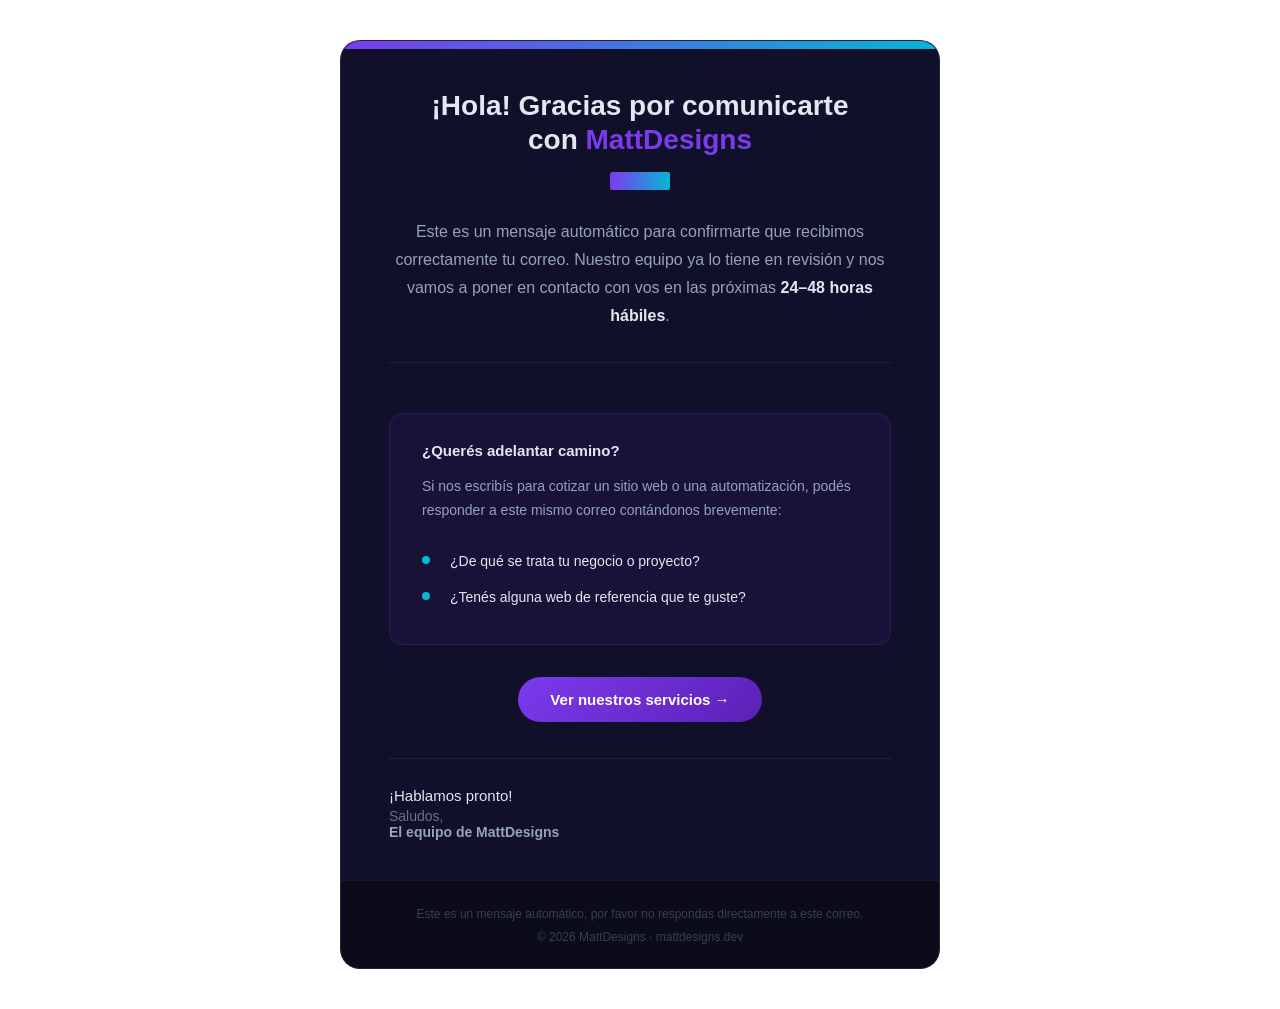
<file: email-bienvenida.html>
<!DOCTYPE html>
<html lang="es">
<head>
  <meta charset="UTF-8" />
  <meta name="viewport" content="width=device-width, initial-scale=1.0" />
  <meta http-equiv="X-UA-Compatible" content="IE=edge" />
  <title>Recibimos tu mensaje — MattDesigns</title>
  <style>
    @media only screen and (max-width: 600px) {
      .email-wrapper { padding: 16px !important; }
      .email-card    { padding: 28px 20px !important; }
      .email-title   { font-size: 22px !important; }
    }
  </style>
</head>
<body style="margin:0;padding:0;background-color:#ffffff;font-family:'Helvetica Neue',Helvetica,Arial,sans-serif;">

  <div style="display:none;max-height:0;overflow:hidden;mso-hide:all;">
    Recibimos tu mensaje ✓ Te respondemos en 24-48h hábiles.
  </div>

  <table width="100%" cellpadding="0" cellspacing="0" border="0" style="background-color:#ffffff;">
    <tr>
      <td align="center" class="email-wrapper" style="padding:40px 16px;">

        <table width="600" cellpadding="0" cellspacing="0" border="0" style="max-width:600px;width:100%;background-color:#10102a;border-radius:20px;border:1px solid rgba(255,255,255,0.08);overflow:hidden;">

          <!-- BARRA SUPERIOR -->
          <tr>
            <td style="background:linear-gradient(135deg,#7c3aed,#06b6d4);padding:4px 0;font-size:0;line-height:0;">&nbsp;</td>
          </tr>

          <!-- CONTENIDO -->
          <tr>
            <td style="padding:40px 48px;" class="email-card">

              <h1 class="email-title" style="font-family:Arial,sans-serif;font-size:28px;font-weight:800;color:#e2e8f0;text-align:center;margin:0 0 16px;line-height:1.2;">
                ¡Hola! Gracias por comunicarte<br />con <span style="color:#7c3aed;">MattDesigns</span>
              </h1>

              <table width="60" cellpadding="0" cellspacing="0" border="0" style="margin:0 auto 28px;">
                <tr>
                  <td style="background:linear-gradient(90deg,#7c3aed,#06b6d4);height:3px;border-radius:2px;">&nbsp;</td>
                </tr>
              </table>

              <p style="font-size:16px;line-height:1.75;color:#94a3b8;text-align:center;margin:0 0 32px;">
                Este es un mensaje automático para confirmarte que recibimos correctamente tu correo. Nuestro equipo ya lo tiene en revisión y nos vamos a poner en contacto con vos en las próximas <strong style="color:#e2e8f0;">24–48 horas hábiles</strong>.
              </p>

              <table width="100%" cellpadding="0" cellspacing="0" border="0" style="margin-bottom:32px;">
                <tr><td style="border-top:1px solid rgba(255,255,255,0.07);">&nbsp;</td></tr>
              </table>

              <table width="100%" cellpadding="0" cellspacing="0" border="0" style="background-color:rgba(124,58,237,0.08);border:1px solid rgba(124,58,237,0.2);border-radius:14px;margin-bottom:32px;">
                <tr>
                  <td style="padding:28px 32px;">
                    <p style="font-size:15px;font-weight:700;color:#e2e8f0;margin:0 0 16px;">
                      ¿Querés adelantar camino?
                    </p>
                    <p style="font-size:14px;line-height:1.7;color:#94a3b8;margin:0 0 20px;">
                      Si nos escribís para cotizar un sitio web o una automatización, podés responder a este mismo correo contándonos brevemente:
                    </p>
                    <table cellpadding="0" cellspacing="0" border="0" width="100%">
                      <tr>
                        <td style="padding:7px 0;">
                          <table cellpadding="0" cellspacing="0" border="0">
                            <tr>
                              <td style="width:28px;vertical-align:top;">
                                <span style="display:inline-block;width:8px;height:8px;background-color:#06b6d4;border-radius:50%;margin-top:5px;"></span>
                              </td>
                              <td style="font-size:14px;color:#e2e8f0;line-height:1.6;">¿De qué se trata tu negocio o proyecto?</td>
                            </tr>
                          </table>
                        </td>
                      </tr>
                      <tr>
                        <td style="padding:7px 0;">
                          <table cellpadding="0" cellspacing="0" border="0">
                            <tr>
                              <td style="width:28px;vertical-align:top;">
                                <span style="display:inline-block;width:8px;height:8px;background-color:#06b6d4;border-radius:50%;margin-top:5px;"></span>
                              </td>
                              <td style="font-size:14px;color:#e2e8f0;line-height:1.6;">¿Tenés alguna web de referencia que te guste?</td>
                            </tr>
                          </table>
                        </td>
                      </tr>
                    </table>
                  </td>
                </tr>
              </table>

              <table cellpadding="0" cellspacing="0" border="0" style="margin:0 auto 36px;">
                <tr>
                  <td align="center" style="background:linear-gradient(135deg,#7c3aed,#5b21b6);border-radius:100px;">
                    <a href="https://mattdesigns.dev" style="display:inline-block;font-family:'Helvetica Neue',Helvetica,Arial,sans-serif;font-size:15px;font-weight:700;color:#ffffff;text-decoration:none;padding:14px 32px;">
                      Ver nuestros servicios →
                    </a>
                  </td>
                </tr>
              </table>

              <table width="100%" cellpadding="0" cellspacing="0" border="0">
                <tr>
                  <td style="border-top:1px solid rgba(255,255,255,0.07);padding-top:28px;">
                    <p style="font-size:15px;color:#e2e8f0;margin:0 0 4px;">¡Hablamos pronto!</p>
                    <p style="font-size:14px;color:#64748b;margin:0;">
                      Saludos,<br />
                      <strong style="color:#94a3b8;">El equipo de MattDesigns</strong>
                    </p>
                  </td>
                </tr>
              </table>

            </td>
          </tr>

          <!-- FOOTER -->
          <tr>
            <td style="background-color:#0b0b1a;padding:24px 48px;border-top:1px solid rgba(255,255,255,0.06);">
              <table width="100%" cellpadding="0" cellspacing="0" border="0">
                <tr>
                  <td align="center">
                    <p style="font-size:12px;color:#334155;margin:0 0 6px;line-height:1.6;">
                      Este es un mensaje automático, por favor no respondas directamente a este correo.
                    </p>
                    <p style="font-size:12px;color:#334155;margin:0;">
                      © 2026 MattDesigns ·
                      <a href="https://mattdesigns.dev" style="color:#334155;text-decoration:none;">mattdesigns.dev</a>
                    </p>
                  </td>
                </tr>
              </table>
            </td>
          </tr>

        </table>

      </td>
    </tr>
  </table>

</body>
</html>
</file>
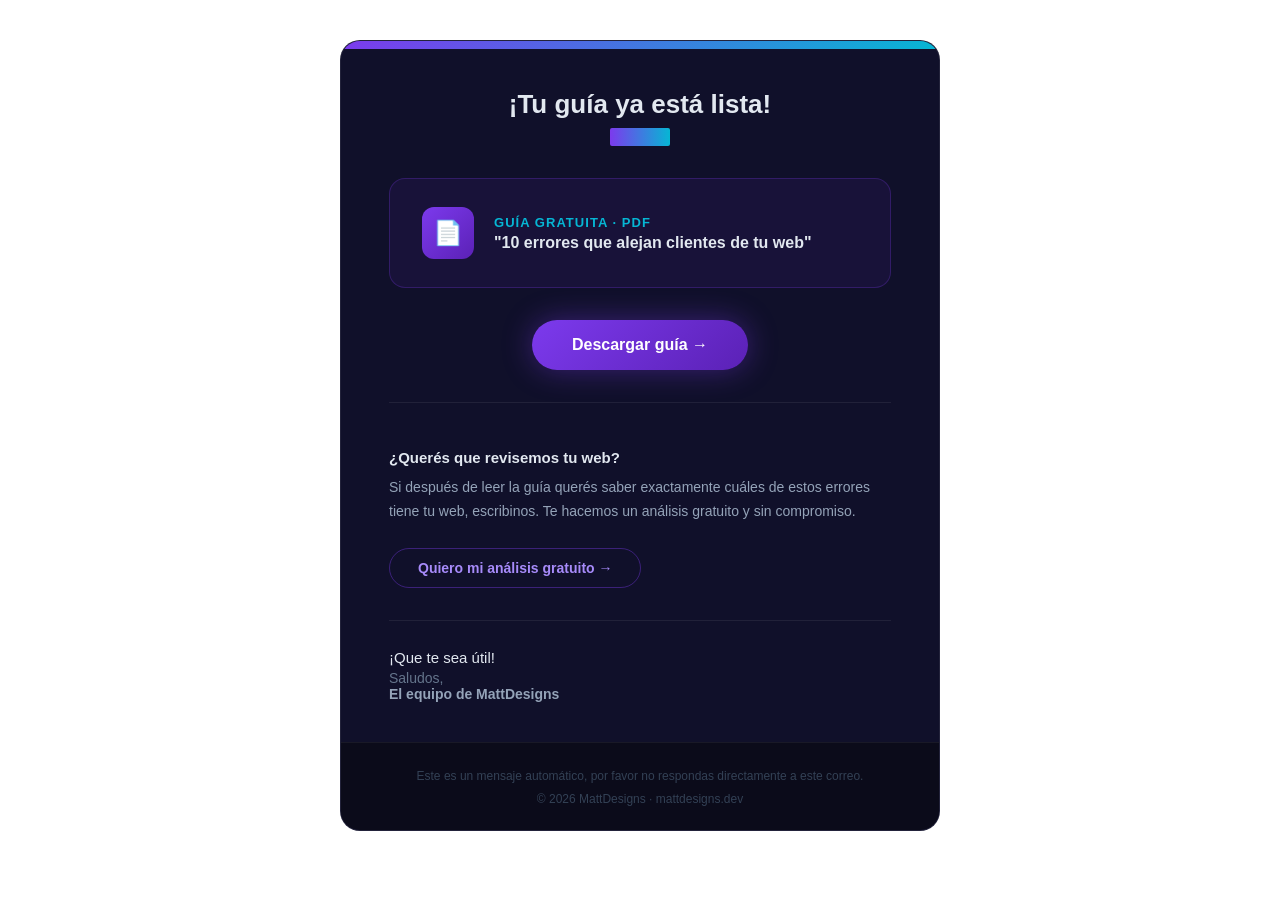
<file: email-guia.html>
<!DOCTYPE html>
<html lang="es">
<head>
  <meta charset="UTF-8" />
  <meta name="viewport" content="width=device-width, initial-scale=1.0" />
  <meta http-equiv="X-UA-Compatible" content="IE=edge" />
  <title>Tu guía gratuita — MattDesigns</title>
  <style>
    @media only screen and (max-width: 600px) {
      .email-wrapper { padding: 16px !important; }
      .email-card    { padding: 28px 20px !important; }
      .email-title   { font-size: 22px !important; }
    }
  </style>
</head>
<body style="margin:0;padding:0;background-color:#ffffff;font-family:Arial,sans-serif;">

  <div style="display:none;max-height:0;overflow:hidden;mso-hide:all;">
    Tu guía ya está lista para descargar 📥
  </div>

  <table width="100%" cellpadding="0" cellspacing="0" border="0" style="background-color:#ffffff;">
    <tr>
      <td align="center" class="email-wrapper" style="padding:40px 16px;">

        <table width="600" cellpadding="0" cellspacing="0" border="0" style="max-width:600px;width:100%;background-color:#10102a;border-radius:20px;border:1px solid rgba(255,255,255,0.08);overflow:hidden;">

          <!-- BARRA SUPERIOR -->
          <tr>
            <td style="background:linear-gradient(135deg,#7c3aed,#06b6d4);padding:4px 0;font-size:0;line-height:0;">&nbsp;</td>
          </tr>

          <!-- CONTENIDO -->
          <tr>
            <td style="padding:40px 48px;" class="email-card">

              <!-- TÍTULO -->
              <h1 class="email-title" style="font-family:Arial,sans-serif;font-size:26px;font-weight:800;color:#e2e8f0;text-align:center;margin:0 0 8px;line-height:1.2;">
                ¡Tu guía ya está lista!
              </h1>

              <!-- DIVIDER -->
              <table width="60" cellpadding="0" cellspacing="0" border="0" style="margin:0 auto 32px;">
                <tr>
                  <td style="background:linear-gradient(90deg,#7c3aed,#06b6d4);height:3px;border-radius:2px;">&nbsp;</td>
                </tr>
              </table>

              <!-- CAJA PDF -->
              <table width="100%" cellpadding="0" cellspacing="0" border="0" style="background-color:rgba(124,58,237,0.08);border:1px solid rgba(124,58,237,0.25);border-radius:16px;margin-bottom:32px;">
                <tr>
                  <td style="padding:28px 32px;">
                    <table width="100%" cellpadding="0" cellspacing="0" border="0">
                      <tr>
                        <td style="width:56px;vertical-align:middle;padding-right:16px;">
                          <div style="width:52px;height:52px;background:linear-gradient(135deg,#7c3aed,#5b21b6);border-radius:12px;display:flex;align-items:center;justify-content:center;font-size:24px;text-align:center;line-height:52px;">
                            📄
                          </div>
                        </td>
                        <td style="vertical-align:middle;">
                          <p style="font-size:13px;font-weight:700;letter-spacing:0.08em;text-transform:uppercase;color:#06b6d4;margin:0 0 4px;">Guía gratuita · PDF</p>
                          <p style="font-size:16px;font-weight:800;color:#e2e8f0;margin:0;">"10 errores que alejan clientes de tu web"</p>
                        </td>
                      </tr>
                    </table>
                  </td>
                </tr>
              </table>

              <!-- BOTÓN DESCARGA -->
              <table cellpadding="0" cellspacing="0" border="0" style="margin:0 auto 32px;">
                <tr>
                  <td align="center" style="background:linear-gradient(135deg,#7c3aed,#5b21b6);border-radius:100px;box-shadow:0 0 30px rgba(124,58,237,0.4);">
                    <a href="https://mattdesigns.dev/assets/guia-10-errores.pdf" style="display:inline-block;font-family:Arial,sans-serif;font-size:16px;font-weight:700;color:#ffffff;text-decoration:none;padding:16px 40px;">
                      Descargar guía →
                    </a>
                  </td>
                </tr>
              </table>

              <!-- SEPARADOR -->
              <table width="100%" cellpadding="0" cellspacing="0" border="0" style="margin-bottom:28px;">
                <tr><td style="border-top:1px solid rgba(255,255,255,0.07);">&nbsp;</td></tr>
              </table>

              <!-- TEXTO EXTRA -->
              <p style="font-size:15px;font-weight:700;color:#e2e8f0;margin:0 0 10px;">
                ¿Querés que revisemos tu web?
              </p>
              <p style="font-size:14px;line-height:1.7;color:#94a3b8;margin:0 0 24px;">
                Si después de leer la guía querés saber exactamente cuáles de estos errores tiene tu web, escribinos. Te hacemos un análisis gratuito y sin compromiso.
              </p>

              <!-- CTA SECUNDARIO -->
              <table cellpadding="0" cellspacing="0" border="0" style="margin-bottom:32px;">
                <tr>
                  <td style="border:1.5px solid rgba(124,58,237,0.4);border-radius:100px;">
                    <a href="https://mattdesigns.dev#contacto" style="display:inline-block;font-family:Arial,sans-serif;font-size:14px;font-weight:700;color:#a78bfa;text-decoration:none;padding:11px 28px;">
                      Quiero mi análisis gratuito →
                    </a>
                  </td>
                </tr>
              </table>

              <!-- SIGN OFF -->
              <table width="100%" cellpadding="0" cellspacing="0" border="0">
                <tr>
                  <td style="border-top:1px solid rgba(255,255,255,0.07);padding-top:28px;">
                    <p style="font-size:15px;color:#e2e8f0;margin:0 0 4px;">¡Que te sea útil!</p>
                    <p style="font-size:14px;color:#64748b;margin:0;">
                      Saludos,<br />
                      <strong style="color:#94a3b8;">El equipo de MattDesigns</strong>
                    </p>
                  </td>
                </tr>
              </table>

            </td>
          </tr>

          <!-- FOOTER -->
          <tr>
            <td style="background-color:#0b0b1a;padding:24px 48px;border-top:1px solid rgba(255,255,255,0.06);">
              <table width="100%" cellpadding="0" cellspacing="0" border="0">
                <tr>
                  <td align="center">
                    <p style="font-size:12px;color:#334155;margin:0 0 6px;line-height:1.6;">
                      Este es un mensaje automático, por favor no respondas directamente a este correo.
                    </p>
                    <p style="font-size:12px;color:#334155;margin:0;">
                      © 2026 MattDesigns ·
                      <a href="https://mattdesigns.dev" style="color:#334155;text-decoration:none;">mattdesigns.dev</a>
                    </p>
                  </td>
                </tr>
              </table>
            </td>
          </tr>

        </table>

      </td>
    </tr>
  </table>

</body>
</html>
</file>
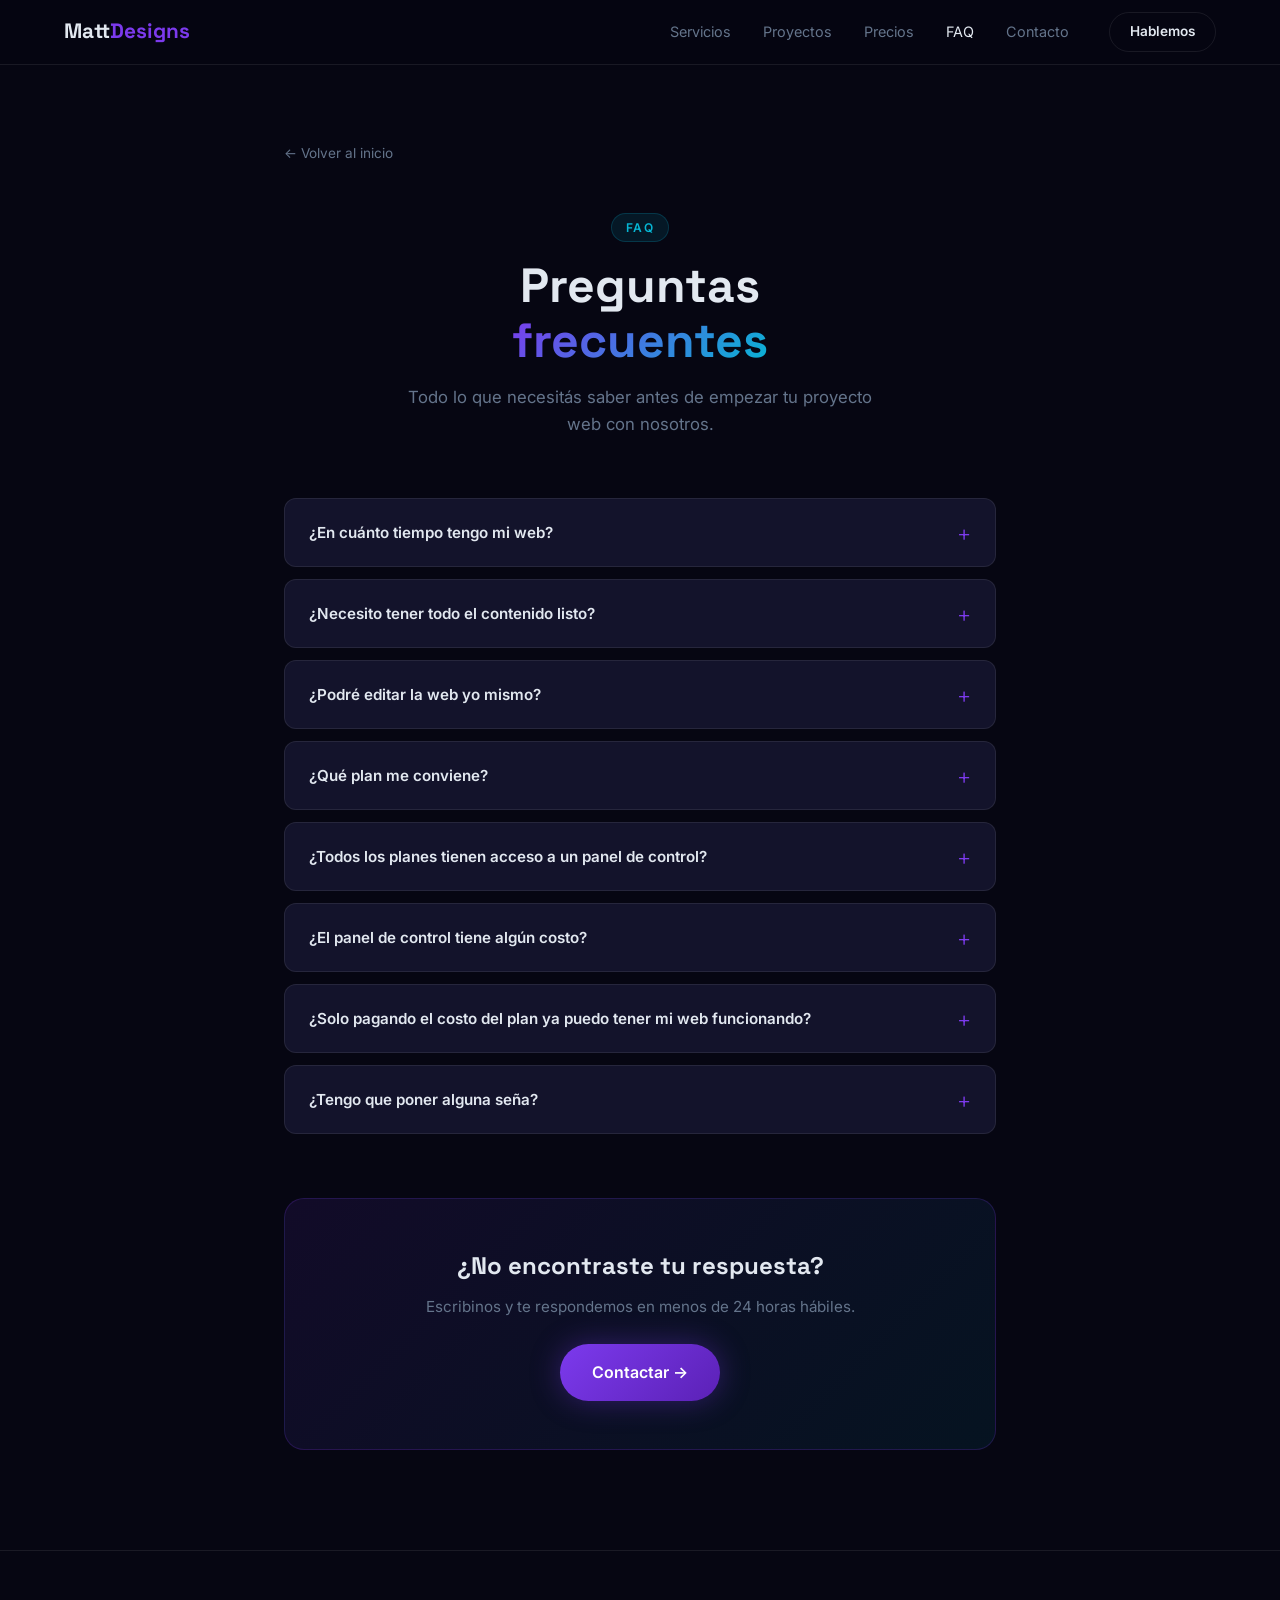
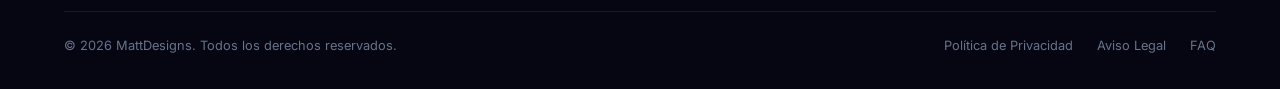
<file: faq.html>
<!DOCTYPE html>
<html lang="es">
<head>
  <!-- Google tag (gtag.js) -->
  <script async src="https://www.googletagmanager.com/gtag/js?id=AW-18221575053"></script>
  <script>
    window.dataLayer = window.dataLayer || [];
    function gtag(){dataLayer.push(arguments);}
    gtag('js', new Date());

    gtag('config', 'AW-18221575053');
  </script>
  <meta charset="UTF-8" />
  <meta name="viewport" content="width=device-width, initial-scale=1.0" />
  <title>Preguntas Frecuentes — MattDesigns</title>
  <meta name="description" content="Respondemos todas tus dudas sobre nuestros servicios de diseño web, precios, plazos y panel de control." />
  <meta name="robots" content="index, follow" />
  <link rel="canonical" href="https://mattdesigns.dev/faq.html" />
  <script src="https://identity.netlify.com/v1/netlify-identity-widget.js"></script>
  <link rel="stylesheet" href="styles.css" />
  <link rel="preconnect" href="https://fonts.googleapis.com" />
  <link href="https://fonts.googleapis.com/css2?family=Inter:wght@300;400;500;600;700;800;900&family=Space+Grotesk:wght@400;500;700&display=swap" rel="stylesheet" />
  <style>
    .faq-page {
      max-width: 760px;
      margin: 0 auto;
      padding: 140px 24px 100px;
    }
    .faq-page__header {
      text-align: center;
      margin-bottom: 60px;
    }
    .faq-page__header h1 {
      font-family: var(--font2);
      font-size: clamp(2rem, 5vw, 3rem);
      font-weight: 800;
      line-height: 1.15;
      margin-bottom: 16px;
    }
    .faq-page__header p {
      font-size: 1.05rem;
      color: var(--muted);
      max-width: 480px;
      margin: 0 auto 32px;
    }
    .faq-page__back {
      display: inline-flex;
      align-items: center;
      gap: 8px;
      font-size: .85rem;
      color: var(--muted);
      margin-bottom: 48px;
      transition: color var(--trans);
    }
    .faq-page__back:hover { color: var(--text); }
    .faq-page__cta {
      text-align: center;
      margin-top: 64px;
      padding: 48px;
      background: linear-gradient(135deg, rgba(124,58,237,.1), rgba(6,182,212,.08));
      border: 1px solid rgba(124,58,237,.2);
      border-radius: var(--radius-lg);
    }
    .faq-page__cta h2 {
      font-family: var(--font2);
      font-size: 1.5rem;
      font-weight: 700;
      margin-bottom: 10px;
    }
    .faq-page__cta p {
      color: var(--muted);
      margin-bottom: 24px;
      font-size: .95rem;
    }
    #faq-dynamic-list { display: flex; flex-direction: column; gap: 12px; }
  </style>
</head>
<body>

  <nav class="nav scrolled" id="nav">
    <div class="nav__inner">
      <a href="index.html" class="nav__logo">Matt<span>Designs</span></a>
      <ul class="nav__links">
        <li><a href="index.html#servicios">Servicios</a></li>
        <li><a href="index.html#proyectos">Proyectos</a></li>
        <li><a href="index.html#precios">Precios</a></li>
        <li><a href="faq.html" style="color:var(--text)">FAQ</a></li>
        <li><a href="index.html#contacto">Contacto</a></li>
      </ul>
      <a href="index.html#contacto" class="btn btn--sm btn--outline nav__cta">Hablemos</a>
    </div>
  </nav>

  <main class="faq-page">

    <a href="index.html" class="faq-page__back">← Volver al inicio</a>

    <div class="faq-page__header">
      <span class="section-tag">FAQ</span>
      <h1>Preguntas<br /><span class="gradient-text">frecuentes</span></h1>
      <p>Todo lo que necesitás saber antes de empezar tu proyecto web con nosotros.</p>
    </div>

    <div id="faq-dynamic-list">
      <!-- Se carga desde data/content.json -->
      <div class="faq__item">
        <button class="faq__question">Cargando preguntas... <span>+</span></button>
        <div class="faq__answer"><p></p></div>
      </div>
    </div>

    <div class="faq-page__cta">
      <h2>¿No encontraste tu respuesta?</h2>
      <p>Escribinos y te respondemos en menos de 24 horas hábiles.</p>
      <a href="index.html#contacto" class="btn btn--primary btn--lg">Contactar →</a>
    </div>

  </main>

  <footer class="footer">
    <div class="container">
      <div class="footer__bottom">
        <p>© 2026 MattDesigns. Todos los derechos reservados.</p>
        <div class="footer__legal">
          <a href="privacy.html">Política de Privacidad</a>
          <a href="privacy.html">Aviso Legal</a>
          <a href="faq.html">FAQ</a>
        </div>
      </div>
    </div>
  </footer>

  <script>
    /* Acordeón */
    function initAccordion(container) {
      container.querySelectorAll('.faq__question').forEach(btn => {
        btn.addEventListener('click', () => {
          const item   = btn.parentElement;
          const answer = item.querySelector('.faq__answer');
          const isOpen = item.classList.contains('open');
          container.querySelectorAll('.faq__item.open').forEach(o => {
            o.classList.remove('open');
            o.querySelector('.faq__answer').style.maxHeight = null;
          });
          if (!isOpen) {
            item.classList.add('open');
            answer.style.maxHeight = answer.scrollHeight + 'px';
          }
        });
      });
    }

    /* Cargar FAQ desde content.json */
    fetch('/data/content.json')
      .then(r => r.json())
      .then(d => {
        const list = document.getElementById('faq-dynamic-list');
        if (!list || !d.faq?.length) return;
        list.innerHTML = d.faq.map(f => `
          <div class="faq__item">
            <button class="faq__question">${f.pregunta} <span>+</span></button>
            <div class="faq__answer"><p>${f.respuesta.replace(/\n/g, '<br />')}</p></div>
          </div>`).join('');
        initAccordion(list);
      })
      .catch(() => {
        document.getElementById('faq-dynamic-list').innerHTML =
          '<p style="color:var(--muted);text-align:center">No se pudieron cargar las preguntas.</p>';
      });
  </script>

</body>
</html>
</file>
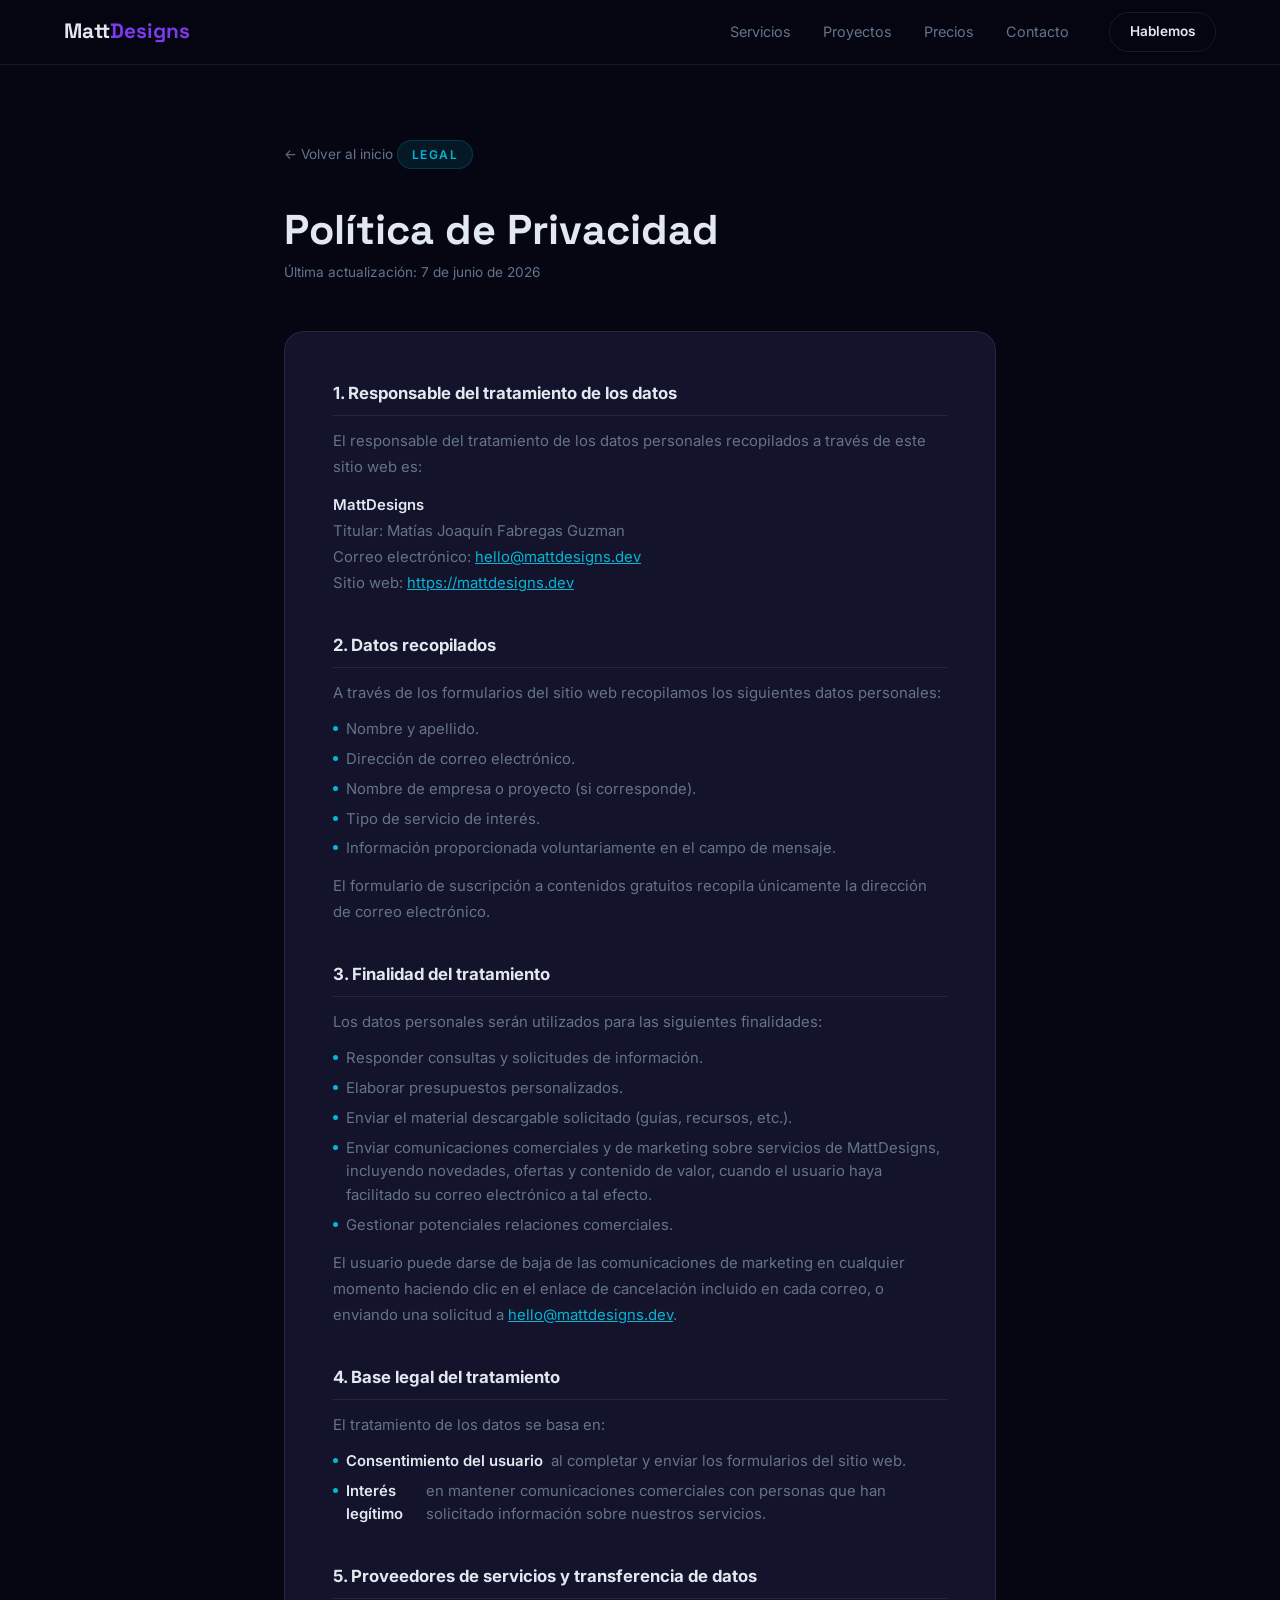
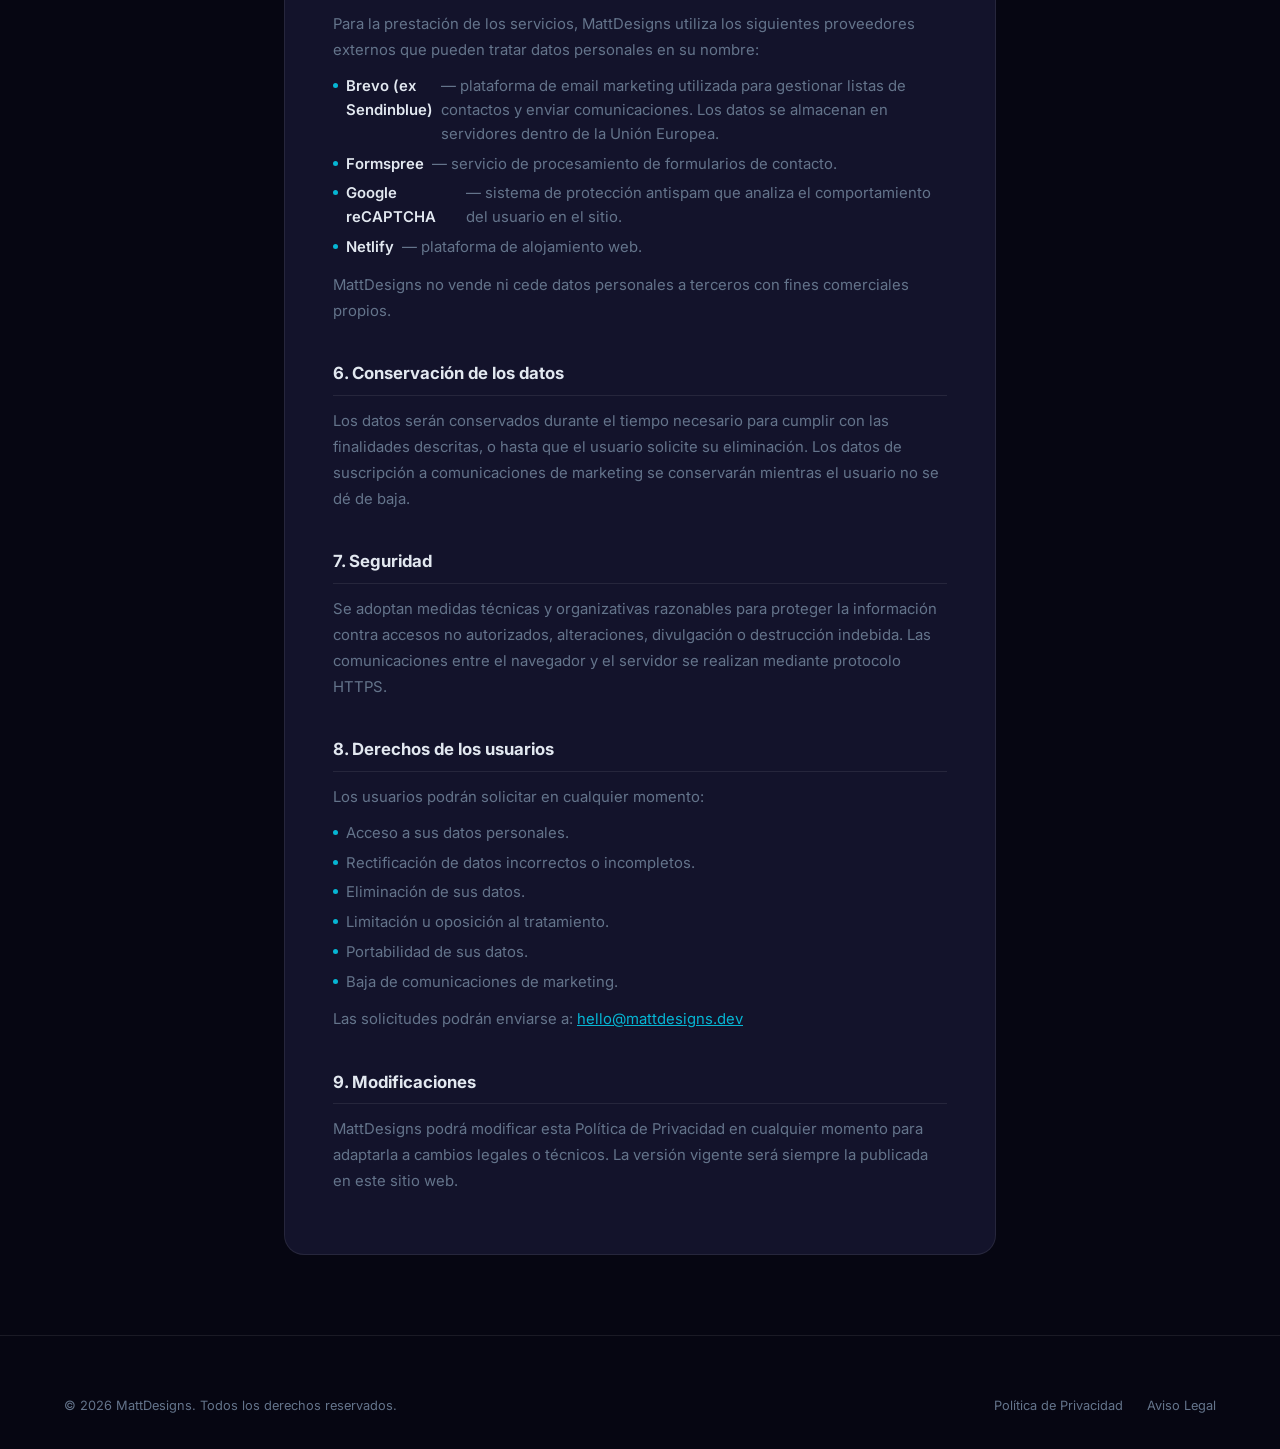
<file: privacy.html>
<!DOCTYPE html>
<html lang="es">
<head>
  <!-- Google tag (gtag.js) -->
  <script async src="https://www.googletagmanager.com/gtag/js?id=AW-18221575053"></script>
  <script>
    window.dataLayer = window.dataLayer || [];
    function gtag(){dataLayer.push(arguments);}
    gtag('js', new Date());

    gtag('config', 'AW-18221575053');
  </script>
  <meta charset="UTF-8" />
  <meta name="viewport" content="width=device-width, initial-scale=1.0" />
  <title>Política de Privacidad — MattDesigns</title>
  <meta name="robots" content="noindex, follow" />
  <link rel="canonical" href="https://mattdesigns.dev/privacy.html" />
  <link rel="stylesheet" href="styles.css" />
  <link rel="preconnect" href="https://fonts.googleapis.com" />
  <link href="https://fonts.googleapis.com/css2?family=Inter:wght@300;400;500;600;700;800;900&family=Space+Grotesk:wght@400;500;700&display=swap" rel="stylesheet" />
  <style>
    .legal-page {
      max-width: 760px;
      margin: 0 auto;
      padding: 140px 24px 80px;
    }
    .legal-page__back {
      display: inline-flex;
      align-items: center;
      gap: 8px;
      font-size: .85rem;
      color: var(--muted);
      margin-bottom: 40px;
      transition: color var(--trans);
    }
    .legal-page__back:hover { color: var(--text); }
    .legal-page__tag {
      display: inline-block;
      font-size: .75rem;
      font-weight: 600;
      letter-spacing: .12em;
      text-transform: uppercase;
      color: var(--accent2);
      background: rgba(6,182,212,.1);
      border: 1px solid rgba(6,182,212,.2);
      border-radius: 100px;
      padding: 4px 14px;
      margin-bottom: 20px;
    }
    .legal-page h1 {
      font-family: var(--font2);
      font-size: clamp(1.8rem, 4vw, 2.6rem);
      font-weight: 800;
      margin-bottom: 8px;
      line-height: 1.15;
    }
    .legal-page__date {
      font-size: .85rem;
      color: var(--muted);
      margin-bottom: 48px;
      display: block;
    }
    .legal-page__body {
      background: var(--surface);
      border: 1px solid var(--border);
      border-radius: var(--radius-lg);
      padding: 48px 48px;
    }
    @media (max-width: 600px) { .legal-page__body { padding: 28px 24px; } }
    .legal-page__body h2 {
      font-size: 1.05rem;
      font-weight: 700;
      color: var(--text);
      margin: 36px 0 12px;
      padding-bottom: 8px;
      border-bottom: 1px solid var(--border);
    }
    .legal-page__body h2:first-child { margin-top: 0; }
    .legal-page__body p {
      font-size: .93rem;
      color: var(--muted);
      line-height: 1.75;
      margin-bottom: 12px;
    }
    .legal-page__body ul {
      list-style: none;
      display: flex;
      flex-direction: column;
      gap: 6px;
      margin-bottom: 12px;
    }
    .legal-page__body ul li {
      font-size: .93rem;
      color: var(--muted);
      display: flex;
      align-items: flex-start;
      gap: 8px;
    }
    .legal-page__body ul li::before {
      content: '';
      width: 5px;
      height: 5px;
      border-radius: 50%;
      background: var(--accent2);
      flex-shrink: 0;
      margin-top: 8px;
    }
    .legal-page__body strong { color: var(--text); font-weight: 600; }
    .legal-page__body a { color: var(--accent2); text-decoration: underline; }
    .legal-page__body a:hover { color: var(--text); }
  </style>
</head>
<body>

  <nav class="nav scrolled" id="nav">
    <div class="nav__inner">
      <a href="index.html" class="nav__logo">Matt<span>Designs</span></a>
      <ul class="nav__links">
        <li><a href="index.html#servicios">Servicios</a></li>
        <li><a href="index.html#proyectos">Proyectos</a></li>
        <li><a href="index.html#precios">Precios</a></li>
        <li><a href="index.html#contacto">Contacto</a></li>
      </ul>
      <a href="index.html#contacto" class="btn btn--sm btn--outline nav__cta">Hablemos</a>
    </div>
  </nav>

  <main class="legal-page">
    <a href="index.html" class="legal-page__back">← Volver al inicio</a>
    <span class="legal-page__tag">Legal</span>
    <h1>Política de Privacidad</h1>
    <span class="legal-page__date">Última actualización: 7 de junio de 2026</span>

    <div class="legal-page__body">

      <h2>1. Responsable del tratamiento de los datos</h2>
      <p>El responsable del tratamiento de los datos personales recopilados a través de este sitio web es:</p>
      <p>
        <strong>MattDesigns</strong><br />
        Titular: Matías Joaquín Fabregas Guzman<br />
        Correo electrónico: <a href="mailto:hello@mattdesigns.dev">hello@mattdesigns.dev</a><br />
        Sitio web: <a href="https://mattdesigns.dev">https://mattdesigns.dev</a>
      </p>

      <h2>2. Datos recopilados</h2>
      <p>A través de los formularios del sitio web recopilamos los siguientes datos personales:</p>
      <ul>
        <li>Nombre y apellido.</li>
        <li>Dirección de correo electrónico.</li>
        <li>Nombre de empresa o proyecto (si corresponde).</li>
        <li>Tipo de servicio de interés.</li>
        <li>Información proporcionada voluntariamente en el campo de mensaje.</li>
      </ul>
      <p>El formulario de suscripción a contenidos gratuitos recopila únicamente la dirección de correo electrónico.</p>

      <h2>3. Finalidad del tratamiento</h2>
      <p>Los datos personales serán utilizados para las siguientes finalidades:</p>
      <ul>
        <li>Responder consultas y solicitudes de información.</li>
        <li>Elaborar presupuestos personalizados.</li>
        <li>Enviar el material descargable solicitado (guías, recursos, etc.).</li>
        <li>Enviar comunicaciones comerciales y de marketing sobre servicios de MattDesigns, incluyendo novedades, ofertas y contenido de valor, cuando el usuario haya facilitado su correo electrónico a tal efecto.</li>
        <li>Gestionar potenciales relaciones comerciales.</li>
      </ul>
      <p>El usuario puede darse de baja de las comunicaciones de marketing en cualquier momento haciendo clic en el enlace de cancelación incluido en cada correo, o enviando una solicitud a <a href="mailto:hello@mattdesigns.dev">hello@mattdesigns.dev</a>.</p>

      <h2>4. Base legal del tratamiento</h2>
      <p>El tratamiento de los datos se basa en:</p>
      <ul>
        <li><strong>Consentimiento del usuario</strong> al completar y enviar los formularios del sitio web.</li>
        <li><strong>Interés legítimo</strong> en mantener comunicaciones comerciales con personas que han solicitado información sobre nuestros servicios.</li>
      </ul>

      <h2>5. Proveedores de servicios y transferencia de datos</h2>
      <p>Para la prestación de los servicios, MattDesigns utiliza los siguientes proveedores externos que pueden tratar datos personales en su nombre:</p>
      <ul>
        <li><strong>Brevo (ex Sendinblue)</strong> — plataforma de email marketing utilizada para gestionar listas de contactos y enviar comunicaciones. Los datos se almacenan en servidores dentro de la Unión Europea.</li>
        <li><strong>Formspree</strong> — servicio de procesamiento de formularios de contacto.</li>
        <li><strong>Google reCAPTCHA</strong> — sistema de protección antispam que analiza el comportamiento del usuario en el sitio.</li>
        <li><strong>Netlify</strong> — plataforma de alojamiento web.</li>
      </ul>
      <p>MattDesigns no vende ni cede datos personales a terceros con fines comerciales propios.</p>

      <h2>6. Conservación de los datos</h2>
      <p>Los datos serán conservados durante el tiempo necesario para cumplir con las finalidades descritas, o hasta que el usuario solicite su eliminación. Los datos de suscripción a comunicaciones de marketing se conservarán mientras el usuario no se dé de baja.</p>

      <h2>7. Seguridad</h2>
      <p>Se adoptan medidas técnicas y organizativas razonables para proteger la información contra accesos no autorizados, alteraciones, divulgación o destrucción indebida. Las comunicaciones entre el navegador y el servidor se realizan mediante protocolo HTTPS.</p>

      <h2>8. Derechos de los usuarios</h2>
      <p>Los usuarios podrán solicitar en cualquier momento:</p>
      <ul>
        <li>Acceso a sus datos personales.</li>
        <li>Rectificación de datos incorrectos o incompletos.</li>
        <li>Eliminación de sus datos.</li>
        <li>Limitación u oposición al tratamiento.</li>
        <li>Portabilidad de sus datos.</li>
        <li>Baja de comunicaciones de marketing.</li>
      </ul>
      <p>Las solicitudes podrán enviarse a: <a href="mailto:hello@mattdesigns.dev">hello@mattdesigns.dev</a></p>

      <h2>9. Modificaciones</h2>
      <p>MattDesigns podrá modificar esta Política de Privacidad en cualquier momento para adaptarla a cambios legales o técnicos. La versión vigente será siempre la publicada en este sitio web.</p>

    </div>
  </main>

  <footer class="footer">
    <div class="container">
      <div class="footer__bottom" style="border-top:none; padding-top:0;">
        <p>© 2026 MattDesigns. Todos los derechos reservados.</p>
        <div class="footer__legal">
          <a href="privacy.html">Política de Privacidad</a>
          <a href="privacy.html">Aviso Legal</a>
        </div>
      </div>
    </div>
  </footer>

</body>
</html>
</file>
<file: styles.css>
/* ============================================================
   RESET & TOKENS
   ============================================================ */
*, *::before, *::after { box-sizing: border-box; margin: 0; padding: 0; }

:root {
  --bg:        #060612;
  --bg2:       #0b0b1a;
  --bg3:       #10102a;
  --surface:   #13132b;
  --border:    rgba(255,255,255,.08);
  --accent:    #7c3aed;
  --accent2:   #06b6d4;
  --accent3:   #f59e0b;
  --text:      #e2e8f0;
  --muted:     #64748b;
  --font:      'Inter', sans-serif;
  --font2:     'Space Grotesk', sans-serif;
  --radius:    12px;
  --radius-lg: 20px;
  --trans:     .35s cubic-bezier(.4,0,.2,1);
}

html { scroll-behavior: smooth; }

body {
  background: var(--bg);
  color: var(--text);
  font-family: var(--font);
  font-size: 16px;
  line-height: 1.6;
  overflow-x: hidden;
}

img { display: block; max-width: 100%; }
a  { text-decoration: none; color: inherit; }
ul { list-style: none; }

.container {
  max-width: 1200px;
  margin: 0 auto;
  padding: 0 24px;
}

/* ============================================================
   TYPOGRAPHY UTILITIES
   ============================================================ */
.gradient-text {
  background: linear-gradient(135deg, var(--accent), var(--accent2));
  -webkit-background-clip: text;
  -webkit-text-fill-color: transparent;
  background-clip: text;
}

.section-tag {
  display: inline-block;
  font-size: .75rem;
  font-weight: 600;
  letter-spacing: .12em;
  text-transform: uppercase;
  color: var(--accent2);
  background: rgba(6,182,212,.1);
  border: 1px solid rgba(6,182,212,.2);
  border-radius: 100px;
  padding: 4px 14px;
  margin-bottom: 16px;
}

.section-header {
  text-align: center;
  margin-bottom: 64px;
}
.section-header h2 {
  font-family: var(--font2);
  font-size: clamp(2rem, 4vw, 3rem);
  font-weight: 700;
  line-height: 1.15;
  margin-bottom: 16px;
}
.section-header p {
  font-size: 1.1rem;
  color: var(--muted);
  max-width: 520px;
  margin: 0 auto;
}

/* ============================================================
   BUTTONS
   ============================================================ */
.btn {
  display: inline-flex;
  align-items: center;
  justify-content: center;
  gap: 8px;
  font-family: var(--font);
  font-weight: 600;
  border-radius: 100px;
  cursor: pointer;
  border: none;
  transition: all var(--trans);
  white-space: nowrap;
  text-decoration: none;
}
.btn--sm  { font-size: .85rem; padding: 8px 20px; }
.btn--lg  { font-size: 1rem;   padding: 16px 32px; }
.btn--full{ width: 100%; }

.btn--primary {
  background: linear-gradient(135deg, var(--accent), #5b21b6);
  color: #fff;
  box-shadow: 0 0 30px rgba(124,58,237,.35);
}
.btn--primary:hover {
  transform: translateY(-2px);
  box-shadow: 0 0 50px rgba(124,58,237,.55);
}

.btn--outline {
  background: transparent;
  color: var(--text);
  border: 1.5px solid var(--border);
}
.btn--outline:hover {
  border-color: var(--accent);
  color: var(--accent);
  transform: translateY(-2px);
}

.btn--ghost {
  background: rgba(255,255,255,.06);
  color: var(--text);
  border: 1.5px solid var(--border);
  backdrop-filter: blur(6px);
}
.btn--ghost:hover {
  background: rgba(255,255,255,.1);
  transform: translateY(-2px);
}

/* ============================================================
   NAV
   ============================================================ */
.nav {
  position: fixed;
  top: 0;
  left: 0;
  right: 0;
  z-index: 100;
  padding: 20px 0;
  transition: all var(--trans);
}
.nav.scrolled {
  background: rgba(6,6,18,.85);
  backdrop-filter: blur(20px);
  border-bottom: 1px solid var(--border);
  padding: 12px 0;
}
.nav__inner {
  max-width: 1200px;
  margin: 0 auto;
  padding: 0 24px;
  display: flex;
  align-items: center;
  gap: 40px;
}
.nav__logo {
  font-family: var(--font2);
  font-size: 1.3rem;
  font-weight: 700;
  margin-right: auto;
}
.nav__logo span { color: var(--accent); }

.nav__links {
  display: flex;
  gap: 32px;
}
.nav__links a {
  font-size: .9rem;
  color: var(--muted);
  transition: color var(--trans);
}
.nav__links a:hover { color: var(--text); }

.nav__burger { display: none; background: none; border: none; cursor: pointer; flex-direction: column; gap: 5px; }
.nav__burger span { display: block; width: 22px; height: 2px; background: var(--text); border-radius: 2px; transition: all var(--trans); }

@media (max-width: 768px) {
  .nav__links { display: none; }
  .nav__cta   { display: none; }
  .nav__burger { display: flex; }
  .nav__links.open {
    display: flex;
    flex-direction: column;
    position: fixed;
    top: 64px; left: 0; right: 0;
    background: rgba(6,6,18,.98);
    padding: 24px;
    gap: 20px;
    border-bottom: 1px solid var(--border);
  }
}

/* ============================================================
   HERO
   ============================================================ */
.hero {
  min-height: 100vh;
  display: flex;
  flex-direction: column;
  align-items: center;
  justify-content: center;
  text-align: center;
  position: relative;
  overflow: hidden;
  padding: 120px 24px 80px;
}

.hero__bg {
  position: absolute;
  inset: 0;
  pointer-events: none;
}
.hero__grid {
  position: absolute;
  inset: 0;
  background-image:
    linear-gradient(rgba(255,255,255,.03) 1px, transparent 1px),
    linear-gradient(90deg, rgba(255,255,255,.03) 1px, transparent 1px);
  background-size: 60px 60px;
}
.hero__orb {
  position: absolute;
  border-radius: 50%;
  filter: blur(80px);
  opacity: .35;
}
.hero__orb--1 {
  width: 600px; height: 600px;
  background: radial-gradient(circle, var(--accent), transparent);
  top: -200px; left: -100px;
  animation: float1 8s ease-in-out infinite;
}
.hero__orb--2 {
  width: 500px; height: 500px;
  background: radial-gradient(circle, var(--accent2), transparent);
  top: -100px; right: -150px;
  animation: float2 10s ease-in-out infinite;
}
.hero__orb--3 {
  width: 400px; height: 400px;
  background: radial-gradient(circle, #ec4899, transparent);
  bottom: -100px; left: 50%;
  transform: translateX(-50%);
  animation: float3 12s ease-in-out infinite;
}

@keyframes float1 { 0%,100%{transform:translate(0,0)} 50%{transform:translate(30px,30px)} }
@keyframes float2 { 0%,100%{transform:translate(0,0)} 50%{transform:translate(-20px,20px)} }
@keyframes float3 { 0%,100%{transform:translateX(-50%) translateY(0)} 50%{transform:translateX(-50%) translateY(-30px)} }

.hero__content {
  position: relative;
  z-index: 1;
  max-width: 800px;
}

.hero__badge {
  display: inline-flex;
  align-items: center;
  gap: 8px;
  font-size: .8rem;
  font-weight: 500;
  letter-spacing: .06em;
  color: var(--muted);
  background: rgba(255,255,255,.05);
  border: 1px solid var(--border);
  border-radius: 100px;
  padding: 6px 16px;
  margin-bottom: 24px;
}
.hero__badge-dot {
  width: 7px; height: 7px;
  background: #22c55e;
  border-radius: 50%;
  box-shadow: 0 0 8px #22c55e;
  animation: pulse 2s infinite;
}
@keyframes pulse { 0%,100%{box-shadow:0 0 8px #22c55e} 50%{box-shadow:0 0 16px #22c55e} }

.hero__title {
  font-family: var(--font2);
  font-size: clamp(2.5rem, 6vw, 4.5rem);
  font-weight: 800;
  line-height: 1.1;
  margin-bottom: 24px;
}
.hero__gradient {
  background: linear-gradient(135deg, var(--accent), var(--accent2), #ec4899);
  -webkit-background-clip: text;
  -webkit-text-fill-color: transparent;
  background-clip: text;
}

.hero__sub {
  font-size: clamp(1rem, 2vw, 1.2rem);
  color: var(--muted);
  max-width: 580px;
  margin: 0 auto 40px;
}

.hero__actions {
  display: flex;
  gap: 16px;
  justify-content: center;
  flex-wrap: wrap;
  margin-bottom: 48px;
}

.hero__trust {
  display: flex;
  align-items: center;
  justify-content: center;
  gap: 16px;
}
.hero__avatars {
  display: flex;
}
.hero__avatars img {
  width: 36px; height: 36px;
  border-radius: 50%;
  border: 2px solid var(--bg);
  margin-left: -10px;
}
.hero__avatars img:first-child { margin-left: 0; }

.hero__trust-text {
  font-size: .85rem;
  color: var(--muted);
  text-align: left;
}
.hero__trust-text strong { color: var(--text); }
.stars { color: var(--accent3); }

.hero__scroll {
  position: absolute;
  bottom: 32px;
  left: 50%;
  transform: translateX(-50%);
  display: flex;
  flex-direction: column;
  align-items: center;
  gap: 8px;
  font-size: .7rem;
  letter-spacing: .1em;
  text-transform: uppercase;
  color: var(--muted);
  animation: fadeInUp 1s 1s both;
}
.hero__scroll-line {
  width: 1px;
  height: 40px;
  background: linear-gradient(to bottom, var(--muted), transparent);
  animation: scrollLine 2s ease-in-out infinite;
}
@keyframes scrollLine { 0%{transform:scaleY(0);transform-origin:top} 50%{transform:scaleY(1);transform-origin:top} 51%{transform:scaleY(1);transform-origin:bottom} 100%{transform:scaleY(0);transform-origin:bottom} }

/* ============================================================
   LOGOS STRIP
   ============================================================ */
.logos {
  padding: 40px 0;
  border-top: 1px solid var(--border);
  border-bottom: 1px solid var(--border);
  overflow: hidden;
}
.logos__label {
  text-align: center;
  font-size: .75rem;
  letter-spacing: .1em;
  text-transform: uppercase;
  color: var(--muted);
  margin-bottom: 20px;
}
.logos__track { overflow: hidden; }
.logos__inner {
  display: flex;
  gap: 60px;
  animation: marquee 20s linear infinite;
  width: max-content;
}
.logos__inner span {
  font-size: .85rem;
  font-weight: 600;
  letter-spacing: .08em;
  text-transform: uppercase;
  color: var(--muted);
  opacity: .5;
  white-space: nowrap;
}
@keyframes marquee { from{transform:translateX(0)} to{transform:translateX(-50%)} }

/* ============================================================
   STATS
   ============================================================ */
.stats { padding: 80px 0; }
.stats__grid {
  display: grid;
  grid-template-columns: repeat(4, 1fr);
  gap: 32px;
  text-align: center;
}
@media (max-width: 768px) { .stats__grid { grid-template-columns: repeat(2, 1fr); } }

.stat {
  padding: 32px 20px;
  background: var(--surface);
  border: 1px solid var(--border);
  border-radius: var(--radius-lg);
}
.stat__num {
  font-family: var(--font2);
  font-size: 3rem;
  font-weight: 800;
  background: linear-gradient(135deg, var(--accent), var(--accent2));
  -webkit-background-clip: text;
  -webkit-text-fill-color: transparent;
  background-clip: text;
}
.stat__suffix {
  font-family: var(--font2);
  font-size: 2rem;
  font-weight: 700;
  background: linear-gradient(135deg, var(--accent), var(--accent2));
  -webkit-background-clip: text;
  -webkit-text-fill-color: transparent;
  background-clip: text;
}
.stat p { font-size: .9rem; color: var(--muted); margin-top: 8px; }

/* ============================================================
   SERVICES
   ============================================================ */
.services {
  padding: 100px 0;
  background: var(--bg2);
}
.services__grid {
  display: grid;
  grid-template-columns: repeat(3, 1fr);
  gap: 24px;
}
@media (max-width: 900px) { .services__grid { grid-template-columns: repeat(2, 1fr); } }
@media (max-width: 600px) { .services__grid { grid-template-columns: 1fr; } }

.service-card {
  position: relative;
  padding: 32px;
  background: var(--surface);
  border: 1px solid var(--border);
  border-radius: var(--radius-lg);
  transition: all var(--trans);
  overflow: hidden;
}
.service-card::before {
  content: '';
  position: absolute;
  inset: 0;
  border-radius: var(--radius-lg);
  background: linear-gradient(135deg, rgba(124,58,237,.08), rgba(6,182,212,.05));
  opacity: 0;
  transition: opacity var(--trans);
}
.service-card:hover { transform: translateY(-6px); border-color: rgba(124,58,237,.3); box-shadow: 0 20px 60px rgba(0,0,0,.4); }
.service-card:hover::before { opacity: 1; }

.service-card__icon {
  width: 52px; height: 52px;
  background: linear-gradient(135deg, rgba(124,58,237,.2), rgba(6,182,212,.1));
  border: 1px solid rgba(124,58,237,.2);
  border-radius: var(--radius);
  display: flex; align-items: center; justify-content: center;
  margin-bottom: 20px;
}
.service-card__icon svg { width: 24px; height: 24px; color: var(--accent); }

.service-card h3 { font-size: 1.15rem; font-weight: 700; margin-bottom: 12px; }
.service-card p  { font-size: .9rem; color: var(--muted); margin-bottom: 16px; }
.service-card ul { display: flex; flex-direction: column; gap: 6px; }
.service-card li { font-size: .85rem; color: var(--muted); display: flex; align-items: center; gap: 6px; }
.service-card li::before { content: ''; width: 5px; height: 5px; border-radius: 50%; background: var(--accent2); flex-shrink: 0; }

.service-card__badge {
  position: absolute;
  top: 16px; right: 16px;
  font-size: .7rem;
  font-weight: 700;
  letter-spacing: .06em;
  text-transform: uppercase;
  background: linear-gradient(135deg, var(--accent), #5b21b6);
  color: #fff;
  padding: 4px 10px;
  border-radius: 100px;
}

/* ============================================================
   CTA BANNER
   ============================================================ */
.cta-banner { padding: 60px 0; }
.cta-banner__inner {
  display: flex;
  align-items: center;
  justify-content: space-between;
  gap: 32px;
  padding: 48px 56px;
  background: linear-gradient(135deg, rgba(124,58,237,.15), rgba(6,182,212,.1));
  border: 1px solid rgba(124,58,237,.25);
  border-radius: var(--radius-lg);
  flex-wrap: wrap;
}
.cta-banner__inner h2 { font-size: 1.8rem; font-weight: 700; margin-bottom: 8px; }
.cta-banner__inner p  { color: var(--muted); }

/* ============================================================
   PROJECTS
   ============================================================ */
.projects { padding: 100px 0; }
.projects__grid {
  display: grid;
  grid-template-columns: repeat(2, 1fr);
  gap: 24px;
}
@media (max-width: 700px) { .projects__grid { grid-template-columns: 1fr; } }

.project-card { border-radius: var(--radius-lg); overflow: hidden; cursor: pointer; }
.project-card__img {
  position: relative;
  height: 280px;
  overflow: hidden;
  transition: transform var(--trans);
}
.project-card:hover .project-card__img { transform: scale(1.02); }

.project-card__overlay {
  position: absolute;
  inset: 0;
  background: linear-gradient(to top, rgba(0,0,0,.85) 40%, transparent);
  display: flex;
  flex-direction: column;
  justify-content: flex-end;
  padding: 24px;
  z-index: 2;
  transition: opacity var(--trans);
}
.project-card__tag {
  display: inline-block;
  font-size: .7rem;
  font-weight: 700;
  letter-spacing: .08em;
  text-transform: uppercase;
  color: var(--accent2);
  background: rgba(6,182,212,.15);
  border: 1px solid rgba(6,182,212,.25);
  border-radius: 100px;
  padding: 3px 10px;
  margin-bottom: 8px;
  width: fit-content;
}
.project-card__overlay h4 { font-size: 1.1rem; font-weight: 700; margin-bottom: 4px; }
.project-card__overlay p  { font-size: .85rem; color: rgba(255,255,255,.7); }

.project-card__mockup {
  position: absolute;
  inset: 0;
  display: flex;
  flex-direction: column;
  padding: 16px;
  opacity: .3;
  z-index: 1;
}
.mockup-bar {
  height: 8px;
  background: rgba(255,255,255,.2);
  border-radius: 4px;
  margin-bottom: 12px;
  width: 60%;
}
.mockup-content { display: flex; gap: 12px; flex: 1; }
.mockup-img {
  flex: 1;
  background: rgba(255,255,255,.1);
  border-radius: 8px;
}
.mockup-lines {
  width: 40%;
  display: flex;
  flex-direction: column;
  gap: 8px;
  justify-content: center;
}
.mockup-lines div {
  height: 8px;
  background: rgba(255,255,255,.15);
  border-radius: 4px;
}
.mockup-lines div:nth-child(2) { width: 75%; }
.mockup-lines div:nth-child(3) { width: 50%; }

/* screenshot card */
.project-card__img--screenshot {
  display: block;
  text-decoration: none;
  color: inherit;
  overflow: hidden;
}
.project-card__img--screenshot img {
  position: absolute;
  inset: 0;
  width: 100%;
  height: 100%;
  object-fit: cover;
  object-position: top;
  transition: transform .5s ease;
  display: block;
}
.project-card:hover .project-card__img--screenshot img { transform: scale(1.04); }

.project-card__visit {
  position: absolute;
  top: 16px; right: 16px;
  font-size: .75rem;
  font-weight: 700;
  background: rgba(255,255,255,.12);
  backdrop-filter: blur(8px);
  border: 1px solid rgba(255,255,255,.2);
  border-radius: 100px;
  padding: 5px 12px;
  color: #fff;
  opacity: 0;
  transform: translateY(-4px);
  transition: all var(--trans);
  z-index: 3;
}
.project-card:hover .project-card__visit { opacity: 1; transform: translateY(0); }

/* placeholder card */
.project-card__img--empty {
  background: repeating-linear-gradient(
    -45deg,
    rgba(255,255,255,.02),
    rgba(255,255,255,.02) 10px,
    transparent 10px,
    transparent 20px
  );
  border: 2px dashed rgba(124,58,237,.25);
  display: flex;
  align-items: flex-end;
  justify-content: flex-start;
}
.project-card__cta-btn {
  position: absolute;
  bottom: 24px; left: 24px;
  font-size: .85rem;
  font-weight: 700;
  background: linear-gradient(135deg, var(--accent), #5b21b6);
  color: #fff;
  border-radius: 100px;
  padding: 10px 20px;
  z-index: 3;
  transition: transform var(--trans), box-shadow var(--trans);
}
.project-card--placeholder:hover .project-card__cta-btn {
  transform: translateY(-2px);
  box-shadow: 0 8px 25px rgba(124,58,237,.4);
}

/* ============================================================
   PROCESS
   ============================================================ */
.process {
  padding: 100px 0;
  background: var(--bg2);
}
.process__steps {
  position: relative;
  max-width: 760px;
  margin: 0 auto;
  display: flex;
  flex-direction: column;
  gap: 0;
}
.process__line {
  position: absolute;
  left: 36px;
  top: 0; bottom: 0;
  width: 1px;
  background: linear-gradient(to bottom, var(--accent), var(--accent2), transparent);
  opacity: .3;
}
.process__step {
  display: flex;
  gap: 32px;
  padding: 32px 0;
}
.process__num {
  flex-shrink: 0;
  width: 72px; height: 72px;
  background: linear-gradient(135deg, rgba(124,58,237,.2), rgba(6,182,212,.1));
  border: 1px solid rgba(124,58,237,.3);
  border-radius: 50%;
  display: flex; align-items: center; justify-content: center;
  font-family: var(--font2);
  font-size: 1.1rem;
  font-weight: 700;
  color: var(--accent);
  position: relative;
  z-index: 1;
}
.process__body h3 { font-size: 1.15rem; font-weight: 700; margin-bottom: 8px; }
.process__body p  { font-size: .9rem; color: var(--muted); margin-bottom: 12px; }
.process__time {
  display: inline-block;
  font-size: .75rem;
  font-weight: 600;
  color: var(--accent2);
  background: rgba(6,182,212,.1);
  border-radius: 100px;
  padding: 3px 10px;
}

/* ============================================================
   TESTIMONIALS
   ============================================================ */
.testimonials { padding: 100px 0; }
.testimonials__grid {
  display: grid;
  grid-template-columns: repeat(3, 1fr);
  gap: 24px;
}
@media (max-width: 900px) { .testimonials__grid { grid-template-columns: 1fr; } }

.testimonial-card {
  padding: 32px;
  background: var(--surface);
  border: 1px solid var(--border);
  border-radius: var(--radius-lg);
  transition: all var(--trans);
}
.testimonial-card:hover { transform: translateY(-4px); border-color: rgba(124,58,237,.2); }
.testimonial-card__stars { color: var(--accent3); margin-bottom: 16px; font-size: 1rem; }
.testimonial-card p {
  font-size: .95rem;
  color: var(--muted);
  font-style: italic;
  margin-bottom: 24px;
  line-height: 1.7;
}
.testimonial-card__author {
  display: flex;
  align-items: center;
  gap: 12px;
}
.testimonial-card__author img {
  width: 44px; height: 44px;
  border-radius: 50%;
  border: 2px solid var(--border);
}
.testimonial-card__author strong { display: block; font-size: .9rem; }
.testimonial-card__author span   { font-size: .8rem; color: var(--muted); }

/* ============================================================
   TEAM
   ============================================================ */
.team { padding: 100px 0; background: var(--bg2); }
.team__grid {
  display: flex;
  flex-wrap: wrap;
  gap: 24px;
  justify-content: center;
}
.team-card {
  text-align: center;
  padding: 36px 28px;
  background: var(--surface);
  border: 1px solid var(--border);
  border-radius: var(--radius-lg);
  width: 220px;
  transition: all var(--trans);
}
.team-card:hover { transform: translateY(-6px); border-color: rgba(124,58,237,.3); }
.team-card__avatar {
  width: 90px; height: 90px;
  border-radius: 50%;
  object-fit: cover;
  border: 3px solid rgba(124,58,237,.3);
  margin: 0 auto 16px;
  display: block;
}
.team-card__name { font-size: 1rem; font-weight: 700; margin-bottom: 4px; }
.team-card__cargo {
  font-size: .8rem;
  font-weight: 600;
  color: var(--accent2);
  margin-bottom: 12px;
  letter-spacing: .04em;
}
.team-card__desc { font-size: .85rem; color: var(--muted); line-height: 1.6; }

/* ============================================================
   PRICING
   ============================================================ */
.pricing {
  padding: 100px 0;
  background: var(--bg2);
}
.pricing__grid {
  display: grid;
  grid-template-columns: repeat(3, 1fr);
  gap: 24px;
  align-items: start;
}
@media (max-width: 900px) { .pricing__grid { grid-template-columns: 1fr; max-width: 420px; margin: 0 auto; } }

.pricing-card {
  padding: 36px 32px;
  background: var(--surface);
  border: 1px solid var(--border);
  border-radius: var(--radius-lg);
  position: relative;
  transition: all var(--trans);
}
.pricing-card--featured {
  background: linear-gradient(180deg, rgba(124,58,237,.12) 0%, var(--surface) 60%);
  border-color: rgba(124,58,237,.4);
  transform: scale(1.03);
  box-shadow: 0 0 60px rgba(124,58,237,.15);
}
.pricing-card__badge {
  position: absolute;
  top: -13px; left: 50%;
  transform: translateX(-50%);
  font-size: .7rem;
  font-weight: 700;
  letter-spacing: .08em;
  text-transform: uppercase;
  background: linear-gradient(135deg, var(--accent), #5b21b6);
  color: #fff;
  padding: 4px 16px;
  border-radius: 100px;
  white-space: nowrap;
}
.pricing-card__header { margin-bottom: 28px; }
.pricing-card__name {
  display: block;
  font-size: .8rem;
  font-weight: 700;
  letter-spacing: .1em;
  text-transform: uppercase;
  color: var(--accent2);
  margin-bottom: 12px;
}
.pricing-card__price {
  font-family: var(--font2);
  font-size: 2.8rem;
  font-weight: 800;
  line-height: 1;
  margin-bottom: 8px;
}
.pricing-card__price span { font-size: 1.4rem; font-weight: 500; }
.pricing-card__header p { font-size: .85rem; color: var(--muted); }

.pricing-card__features {
  display: flex;
  flex-direction: column;
  gap: 10px;
  margin-bottom: 28px;
}
.pricing-card__features li {
  display: flex;
  align-items: flex-start;
  gap: 10px;
  font-size: .9rem;
  color: var(--text);
}
.pricing-card__features li span { color: var(--accent2); font-weight: 700; flex-shrink: 0; }
.pricing-card__features li.muted { color: var(--muted); }
.pricing-card__features li.muted span { color: var(--muted); }

.pricing__note {
  text-align: center;
  margin-top: 40px;
  font-size: .85rem;
  color: var(--muted);
}

/* Pricing categories */
.pricing__category {
  margin: 48px 0 28px;
}
.pricing__category-title {
  font-size: .85rem;
  font-weight: 700;
  letter-spacing: .12em;
  text-transform: uppercase;
  color: var(--muted);
  padding-bottom: 14px;
  border-bottom: 1px solid var(--border);
  margin-bottom: 6px;
}
.pricing__category-sub {
  font-size: .85rem;
  color: var(--muted);
}

/* Profesional plan grid */
.pricing__grid--pro {
  display: flex;
  justify-content: center;
}
.pricing-card--pro {
  max-width: 780px;
  width: 100%;
  background: linear-gradient(160deg, rgba(16,185,129,.1) 0%, var(--surface) 55%);
  border-color: rgba(16,185,129,.4);
  box-shadow: 0 0 70px rgba(16,185,129,.13);
}
.pricing-card--pro .pricing-card__name--pro { color: #10b981; }
.pricing-card--pro .pricing-card__features {
  display: grid;
  grid-template-columns: 1fr 1fr;
  gap: 10px 32px;
}
.pricing-card__badge--pro {
  background: linear-gradient(135deg, #10b981, #059669);
}
.pricing-card__price--consult span {
  font-size: 2rem;
  font-weight: 800;
  color: #10b981;
}
@media (max-width: 600px) {
  .pricing-card--pro .pricing-card__features { grid-template-columns: 1fr; }
}

/* ============================================================
   FAQ
   ============================================================ */
.faq { padding: 100px 0; }
.faq__list {
  max-width: 760px;
  margin: 0 auto;
  display: flex;
  flex-direction: column;
  gap: 12px;
}
.faq__item {
  background: var(--surface);
  border: 1px solid var(--border);
  border-radius: var(--radius);
  overflow: hidden;
  transition: border-color var(--trans);
}
.faq__item.open { border-color: rgba(124,58,237,.3); }
.faq__question {
  width: 100%;
  display: flex;
  align-items: center;
  justify-content: space-between;
  padding: 20px 24px;
  background: none;
  border: none;
  color: var(--text);
  font-family: var(--font);
  font-size: .95rem;
  font-weight: 600;
  cursor: pointer;
  text-align: left;
}
.faq__question span {
  font-size: 1.4rem;
  font-weight: 300;
  color: var(--accent);
  transition: transform var(--trans);
  flex-shrink: 0;
}
.faq__item.open .faq__question span { transform: rotate(45deg); }
.faq__answer {
  max-height: 0;
  overflow: hidden;
  transition: max-height .4s ease;
}
.faq__answer p {
  padding: 0 24px 20px;
  font-size: .9rem;
  color: var(--muted);
  line-height: 1.7;
}

/* ============================================================
   LEAD MAGNET
   ============================================================ */
.lead-magnet {
  padding: 60px 0;
  background: linear-gradient(135deg, rgba(124,58,237,.1), rgba(6,182,212,.08));
  border-top: 1px solid var(--border);
  border-bottom: 1px solid var(--border);
}
.lead-magnet__inner {
  display: flex;
  align-items: center;
  justify-content: space-between;
  gap: 40px;
  flex-wrap: wrap;
}
.lead-magnet__text h2 { font-size: 1.5rem; font-weight: 700; margin-bottom: 8px; }
.lead-magnet__text em { color: var(--accent2); font-style: normal; }
.lead-magnet__text p  { color: var(--muted); }
.lead-magnet__form {
  display: flex;
  gap: 12px;
  flex-wrap: wrap;
}
.lead-magnet__form input {
  padding: 14px 20px;
  background: rgba(255,255,255,.05);
  border: 1px solid var(--border);
  border-radius: 100px;
  color: var(--text);
  font-family: var(--font);
  font-size: .9rem;
  min-width: 260px;
  transition: border-color var(--trans);
}
.lead-magnet__form input:focus { outline: none; border-color: var(--accent); }
.lead-magnet__form input::placeholder { color: var(--muted); }

/* ============================================================
   CONTACT
   ============================================================ */
.contact { padding: 100px 0; }
.contact__inner {
  display: grid;
  grid-template-columns: 1fr 1.2fr;
  gap: 80px;
  align-items: start;
}
@media (max-width: 900px) { .contact__inner { grid-template-columns: 1fr; gap: 48px; } }

.contact__left h2 { font-family: var(--font2); font-size: 2.2rem; font-weight: 700; line-height: 1.2; margin: 12px 0 20px; }
.contact__left p  { color: var(--muted); margin-bottom: 32px; }

.contact__info { display: flex; flex-direction: column; gap: 16px; }
.contact__info-item {
  display: flex;
  align-items: center;
  gap: 12px;
  font-size: .9rem;
}
.contact__info-item svg { width: 20px; height: 20px; color: var(--accent2); flex-shrink: 0; }

.contact-form { display: flex; flex-direction: column; gap: 20px; }
.form-row { display: grid; grid-template-columns: 1fr 1fr; gap: 16px; }
@media (max-width: 600px) { .form-row { grid-template-columns: 1fr; } }

.form-group { display: flex; flex-direction: column; gap: 8px; }
.form-group label { font-size: .85rem; font-weight: 600; color: var(--muted); }
.form-group input,
.form-group select,
.form-group textarea {
  padding: 14px 16px;
  background: var(--surface);
  border: 1px solid var(--border);
  border-radius: var(--radius);
  color: var(--text);
  font-family: var(--font);
  font-size: .9rem;
  transition: border-color var(--trans);
  resize: none;
}
.form-group select { cursor: pointer; }
.form-group input:focus,
.form-group select:focus,
.form-group textarea:focus { outline: none; border-color: var(--accent); }
.form-group input::placeholder,
.form-group textarea::placeholder { color: var(--muted); }

.form-note { font-size: .8rem; color: var(--muted); text-align: center; margin-top: -8px; }

/* ============================================================
   FOOTER
   ============================================================ */
.footer {
  padding: 60px 0 32px;
  border-top: 1px solid var(--border);
}
.footer__top {
  display: flex;
  justify-content: space-between;
  gap: 40px;
  flex-wrap: wrap;
  margin-bottom: 48px;
}
.footer__brand p { font-size: .85rem; color: var(--muted); margin-top: 12px; max-width: 260px; }

.footer__links {
  display: flex;
  gap: 60px;
  flex-wrap: wrap;
}
.footer__links > div {
  display: flex;
  flex-direction: column;
  gap: 10px;
}
.footer__links h4 {
  font-size: .8rem;
  font-weight: 700;
  letter-spacing: .1em;
  text-transform: uppercase;
  color: var(--muted);
  margin-bottom: 4px;
}
.footer__links a {
  font-size: .85rem;
  color: var(--muted);
  transition: color var(--trans);
}
.footer__links a:hover { color: var(--text); }

.footer__bottom {
  display: flex;
  justify-content: space-between;
  align-items: center;
  padding-top: 24px;
  border-top: 1px solid var(--border);
  gap: 20px;
  flex-wrap: wrap;
}
.footer__bottom p { font-size: .8rem; color: var(--muted); }
.footer__legal { display: flex; gap: 24px; }
.footer__legal a { font-size: .8rem; color: var(--muted); transition: color var(--trans); }
.footer__legal a:hover { color: var(--text); }


/* ============================================================
   TOAST
   ============================================================ */
.toast {
  position: fixed;
  bottom: 32px;
  left: 50%;
  transform: translateX(-50%) translateY(80px);
  background: #16a34a;
  color: #fff;
  font-size: .9rem;
  font-weight: 600;
  padding: 14px 24px;
  border-radius: 100px;
  box-shadow: 0 8px 30px rgba(0,0,0,.3);
  z-index: 300;
  transition: transform .4s cubic-bezier(.34,1.56,.64,1);
  white-space: nowrap;
}
.toast.show { transform: translateX(-50%) translateY(0); }

/* ============================================================
   SCROLL ANIMATIONS
   ============================================================ */
.reveal-up, .reveal-left, .reveal-right {
  opacity: 0;
  transition: opacity .7s ease, transform .7s ease;
  will-change: opacity, transform;
}
.reveal-up    { transform: translateY(40px); }
.reveal-left  { transform: translateX(-40px); }
.reveal-right { transform: translateX(40px); }

.reveal-up.visible,
.reveal-left.visible,
.reveal-right.visible {
  opacity: 1;
  transform: translate(0, 0);
}

/* staggered delays for grids */
.services__grid   > :nth-child(2), .stats__grid      > :nth-child(2),
.projects__grid   > :nth-child(2), .testimonials__grid > :nth-child(2),
.pricing__grid    > :nth-child(2)  { transition-delay: .12s; }
.services__grid   > :nth-child(3), .stats__grid      > :nth-child(3),
.projects__grid   > :nth-child(3), .testimonials__grid > :nth-child(3),
.pricing__grid    > :nth-child(3)  { transition-delay: .24s; }
.services__grid   > :nth-child(4), .stats__grid      > :nth-child(4),
.projects__grid   > :nth-child(4)  { transition-delay: .36s; }
.services__grid   > :nth-child(5)  { transition-delay: .48s; }
.services__grid   > :nth-child(6)  { transition-delay: .60s; }
</file>
